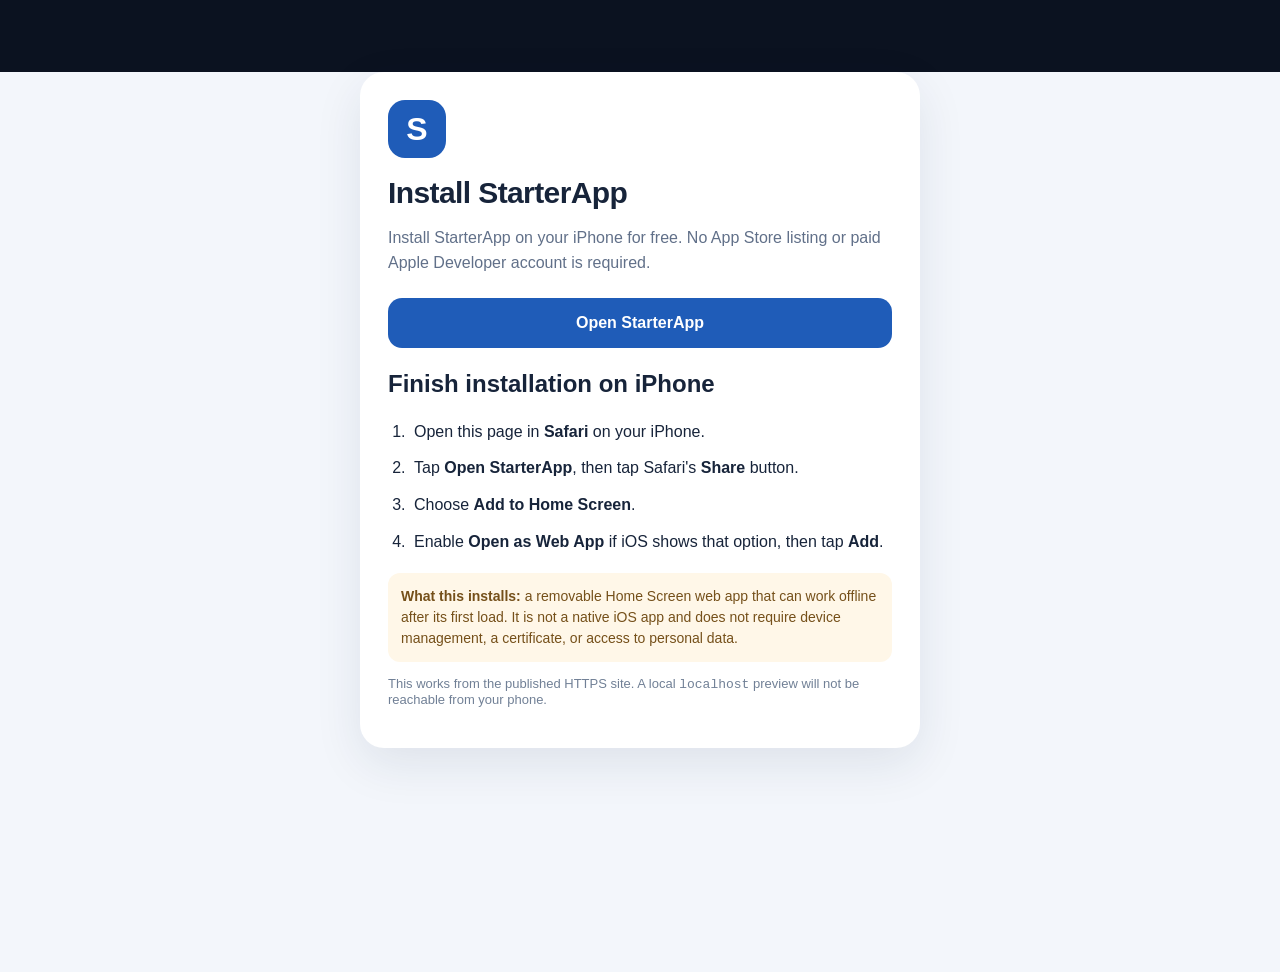
<file: index.html>
<!doctype html>
<html lang="en">
<head>
  <meta charset="utf-8">
  <meta name="viewport" content="width=device-width, initial-scale=1, viewport-fit=cover">
  <meta name="theme-color" content="#10264d">
  <meta name="apple-mobile-web-app-capable" content="yes">
  <meta name="apple-mobile-web-app-title" content="StarterApp">
  <link rel="manifest" href="manifest.json">
  <link rel="apple-touch-icon" href="icon-192.png">
  <link rel="stylesheet" href="style.css">
  <title>Install StarterApp</title>
  <style>
    body{margin:0;background:#f3f6fb;color:#17243a;font-family:-apple-system,BlinkMacSystemFont,"Segoe UI",sans-serif}
    .install{max-width:560px;margin:8vh auto;padding:28px;background:white;border-radius:24px;box-shadow:0 16px 48px #14284a18}
    .mark{width:58px;height:58px;border-radius:17px;background:#1f5cb8;color:white;display:grid;place-items:center;font-size:32px;font-weight:800}
    h1{margin:18px 0 8px;font-size:30px}.muted{color:#617089;line-height:1.55}
    .download{display:block;text-align:center;background:#1f5cb8;color:white;text-decoration:none;padding:16px 18px;border-radius:14px;font-weight:700;margin:22px 0}
    ol{padding-left:22px;line-height:1.8}li{padding-left:4px;margin:8px 0}
    .note{background:#fff7e8;border-radius:12px;padding:13px;color:#75501a;font-size:14px;line-height:1.5}
    .secondary{font-size:13px;color:#718096}
  </style>
</head>
<body>
  <main class="install">
    <div class="mark">S</div>
    <h1>Install StarterApp</h1>
    <p class="muted">Install StarterApp on your iPhone for free. No App Store listing or paid Apple Developer account is required.</p>
    <a class="download" href="app.html">Open StarterApp</a>
    <h2>Finish installation on iPhone</h2>
    <ol>
      <li>Open this page in <strong>Safari</strong> on your iPhone.</li>
      <li>Tap <strong>Open StarterApp</strong>, then tap Safari's <strong>Share</strong> button.</li>
      <li>Choose <strong>Add to Home Screen</strong>.</li>
      <li>Enable <strong>Open as Web App</strong> if iOS shows that option, then tap <strong>Add</strong>.</li>
    </ol>
    <p class="note"><strong>What this installs:</strong> a removable Home Screen web app that can work offline after its first load. It is not a native iOS app and does not require device management, a certificate, or access to personal data.</p>
    <p class="secondary">This works from the published HTTPS site. A local <code>localhost</code> preview will not be reachable from your phone.</p>
  </main>
</body>
</html>
</file>
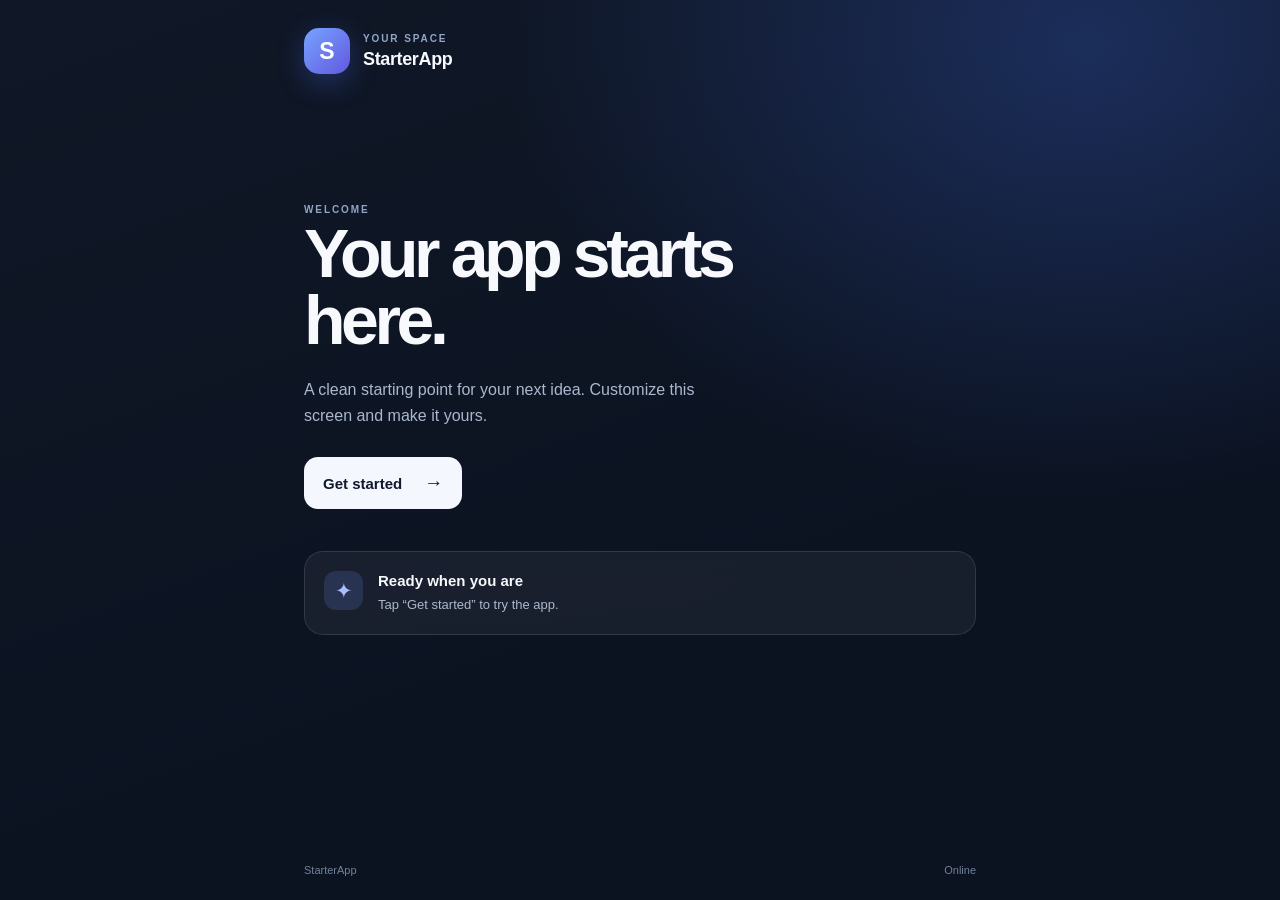
<file: app.html>
<!doctype html>
<html lang="en">
<head>
  <meta charset="utf-8">
  <meta name="viewport" content="width=device-width, initial-scale=1, viewport-fit=cover">
  <meta name="theme-color" content="#101827">
  <meta name="apple-mobile-web-app-capable" content="yes">
  <meta name="apple-mobile-web-app-status-bar-style" content="black-translucent">
  <meta name="apple-mobile-web-app-title" content="StarterApp">
  <meta name="description" content="StarterApp student dashboard demo.">
  <link rel="manifest" href="manifest.json">
  <link rel="apple-touch-icon" href="icon-192.png">
  <link rel="stylesheet" href="style.css">
  <title>StarterApp</title>
</head>
<body>
  <main class="app-shell">
    <header class="topbar">
      <div class="brand-mark" aria-hidden="true">S</div>
      <div><p class="eyebrow">YOUR SPACE</p><h1>StarterApp</h1></div>
    </header>
    <section class="hero">
      <p class="eyebrow">WELCOME</p>
      <h2>Your app starts here.</h2>
      <p class="intro">A clean starting point for your next idea. Customize this screen and make it yours.</p>
      <button id="startButton" class="primary-button">Get started <span aria-hidden="true">→</span></button>
    </section>
    <section class="content-card" aria-live="polite">
      <div class="card-icon" aria-hidden="true">✦</div>
      <div><h3 id="statusTitle">Ready when you are</h3><p id="statusText">Tap “Get started” to try the app.</p></div>
    </section>
    <footer><span>StarterApp</span><span id="connectionStatus">Checking connection…</span></footer>
  </main>
  <script src="app.js"></script>
</body>
</html>
</file>
<file: style.css>
:root {
  color-scheme: dark;
  font-family: -apple-system, BlinkMacSystemFont, "Segoe UI", sans-serif;
  background: #0b1220;
  color: #f7f9fc;
  font-synthesis: none;
}
* { box-sizing: border-box; }
body {
  margin: 0;
  min-height: 100vh;
  min-height: 100dvh;
  background:
    radial-gradient(ellipse at 85% 5%, rgba(69, 118, 255, .25), transparent 38%),
    linear-gradient(160deg, #101827 0%, #0b1220 68%);
}
.app-shell {
  width: min(100%, 720px);
  min-height: 100vh;
  min-height: 100dvh;
  margin: 0 auto;
  padding: max(28px, env(safe-area-inset-top)) 24px max(24px, env(safe-area-inset-bottom));
  display: flex;
  flex-direction: column;
}
.topbar { display: flex; align-items: center; gap: 13px; }
.brand-mark {
  width: 46px; height: 46px; border-radius: 15px;
  display: grid; place-items: center;
  color: white; font-size: 23px; font-weight: 800;
  background: linear-gradient(135deg, #76a4ff, #6258df);
  box-shadow: 0 8px 28px rgba(74, 112, 255, .3);
}
.eyebrow { margin: 0 0 5px; color: #91a5c5; font-size: 10px; letter-spacing: .19em; font-weight: 800; }
h1 { margin: 0; font-size: 18px; letter-spacing: -.02em; }
.hero { padding: clamp(68px, 15vh, 130px) 0 42px; }
.hero h2 { max-width: 540px; margin: 0; font-size: clamp(42px, 10vw, 68px); line-height: .99; letter-spacing: -.065em; }
.intro { max-width: 440px; color: #aab8ce; font-size: 16px; line-height: 1.65; margin: 22px 0 28px; }
.primary-button {
  border: 0; border-radius: 14px; padding: 15px 19px;
  background: #f5f7ff; color: #111a2b; font-size: 15px; font-weight: 750;
  cursor: pointer; min-height: 52px;
}
.primary-button span { margin-left: 18px; font-size: 19px; }
.primary-button:active { transform: scale(.98); }
.content-card {
  display: flex; align-items: flex-start; gap: 15px;
  padding: 19px; border: 1px solid rgba(173, 194, 229, .16);
  border-radius: 19px; background: rgba(255,255,255,.055);
  backdrop-filter: blur(12px);
}
.card-icon { display: grid; place-items: center; width: 39px; height: 39px; flex: 0 0 39px; border-radius: 12px; background: rgba(111, 146, 255, .17); color: #a9bdff; font-size: 21px; }
.content-card h3 { margin: 1px 0 6px; font-size: 15px; }
.content-card p { margin: 0; color: #aab8ce; font-size: 13px; line-height: 1.5; }
footer { margin-top: auto; padding-top: 48px; display: flex; justify-content: space-between; gap: 12px; color: #72829b; font-size: 11px; }
@media (prefers-reduced-motion: no-preference) {
  .hero, .content-card { animation: rise .55s ease both; }
  .content-card { animation-delay: .12s; }
  @keyframes rise { from { opacity: 0; transform: translateY(12px); } to { opacity: 1; transform: translateY(0); } }
}
</file>
